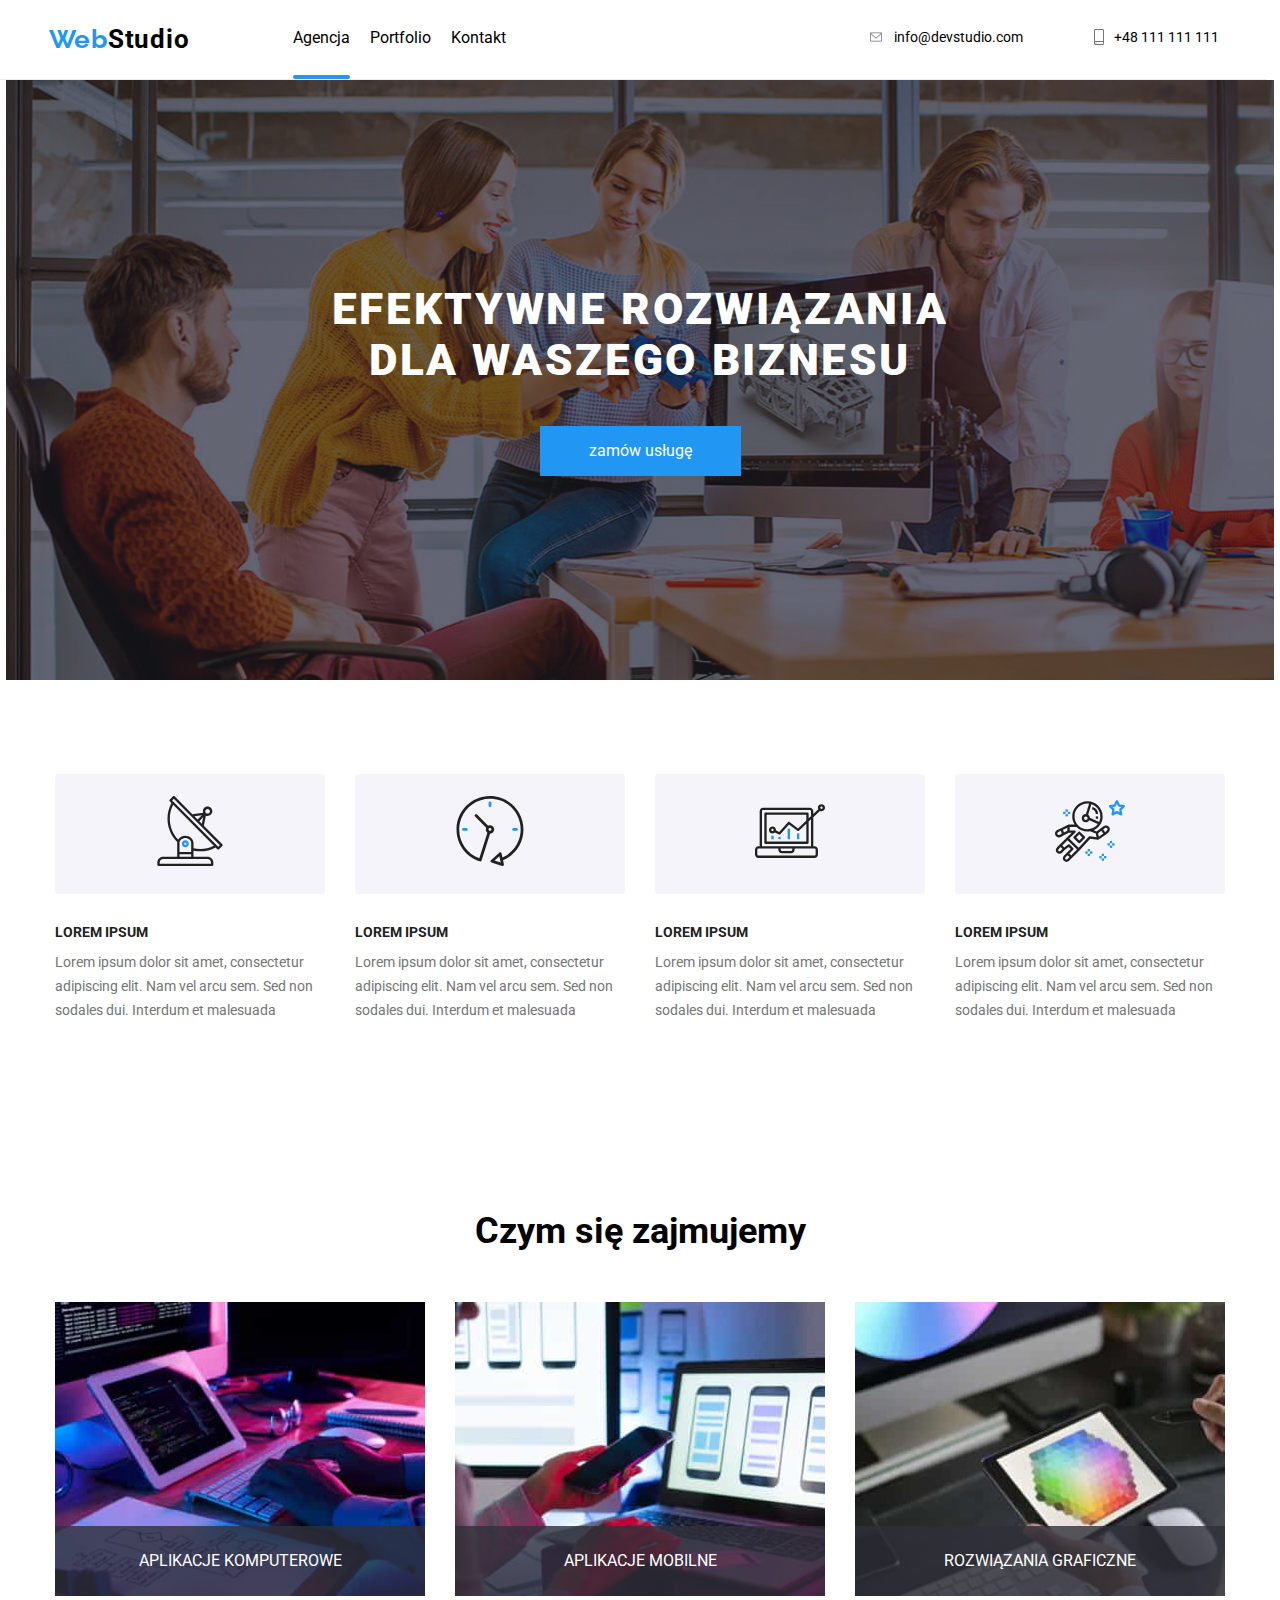
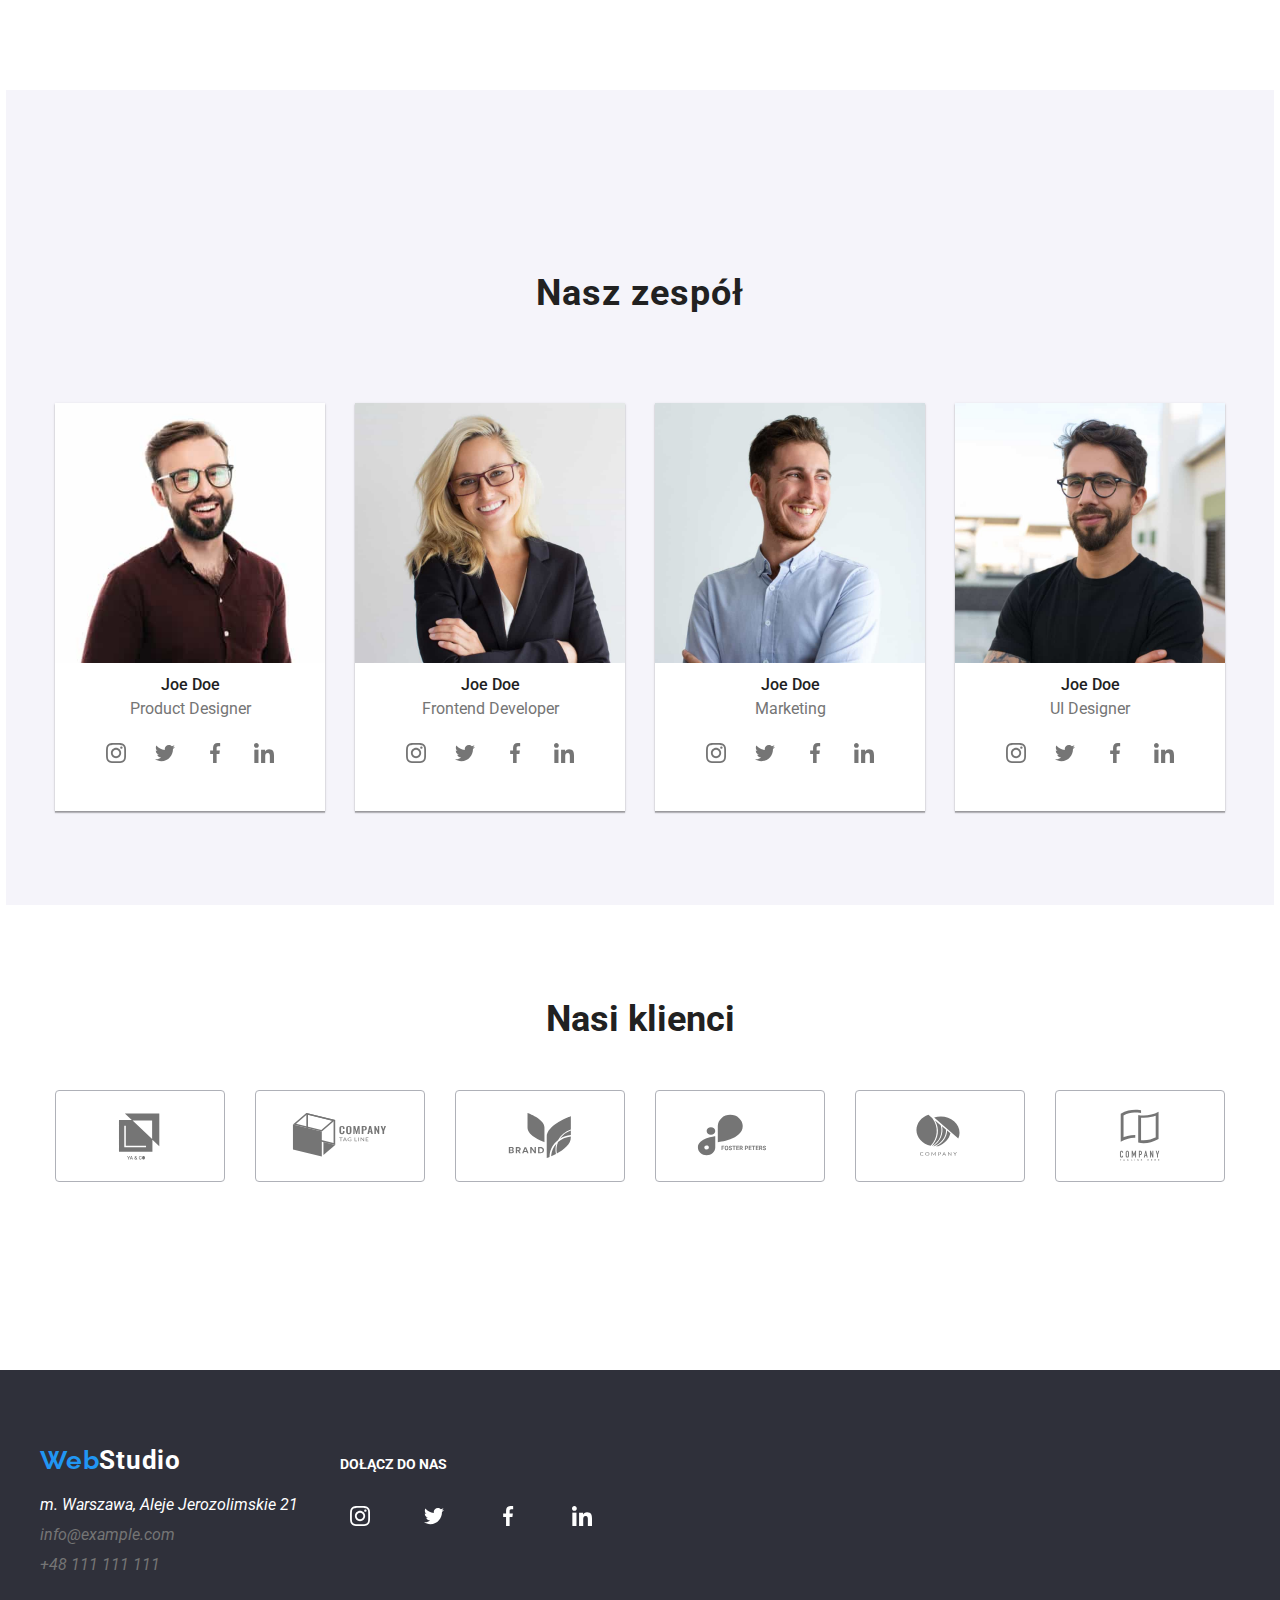
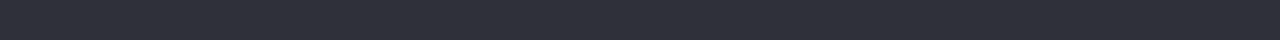
<file: index.html>
<!DOCTYPE html>

<head>
    <meta charset="utf-8" />
    <title>Studio</title>
    <link rel="stylesheet" href="https://cdnjs.cloudflare.com/ajax/libs/modern-normalize/1.0.0/modern-normalize.min.css" />
    <link rel="stylesheet" href="css/style.css">
    <link rel="preconnect" href="https://fonts.googleapis.com">
    <link rel="preconnect" href="https://fonts.gstatic.com" crossorigin>
    <link
        href="https://fonts.googleapis.com/css2?family=Raleway:wght@700&family=Roboto:wght@400;500;700;900&display=swap"
        rel="stylesheet">
</head>

<body>
    <div class="container">
        <div class="overlay is-hidden" data-modal>
            <div class="pop-window">
                <svg width="18px" height="18px" data-modal-close>
                    <use href="./images/icon.svg/sprite.svg#icon-close">
            
                    </use>
                </svg>
            </div>
        </div>
        
        <header>
            <div>
                <nav>
                    <span class="logo">
                        <a href="index.html">
                            <span class="part-logo">Web</span>Studio  
                        </a>
                    </span>
                    <ul class="navigation-links">
                        <li>
                            <a href="index.html" class="link-active link">Agencja</a>
                        </li>
                        <li>
                            <a href="portfolio.html" class="link">Portfolio</a>
                        </li>
                        <li>
                            <a href="#" class="link">Kontakt</a>
                        </li>
                    </ul>
                </nav>
                <ul class="contact-links">
                    <li>
                        <a href="mailto:info@devstudio.com" class="link">
                            <svg class="logo-icon" width="16px" height="12px">
                                <use href="./images/icon.svg/sprite.svg#icon-envelope">
                                </use>
                            </svg>
                            info@devstudio.com
                        </a>
                    </li>
                    <li>
                        <a href="tel:+48111111111" class="link">
                            <svg class="logo-icon" width="10px" height="16px">
                                <use href="./images/icon.svg/sprite.svg#icon-smartphone">
                                </use>
                            </svg>
                            +48 111 111 111
                        </a>
                    </li>
                </ul>
            </div>
        </header>
        <main>
            <div class="advertisement">
                <h1>EFEKTYWNE ROZWIĄZANIA DLA WASZEGO BIZNESU</h1>
                <button type="button" data-modal-open>zamów usługę</button>
            </div>
            <ul class="loremipsum">
                <li>
                    <div class="lorem-ipsum-div">
                        <a>
                            <svg class="logo-icon" width="70px" height="70px">
                                <use href="./images/icon.svg/sprite.svg#icon-antenna-1">
                                </use>
                            </svg>
                        </a>
                    </div>
                    <h4>LOREM IPSUM</h4>
                    Lorem ipsum dolor sit amet, consectetur adipiscing elit. Nam vel arcu sem. Sed non sodales dui. Interdum
                    et malesuada
                </li>
                <li>
                    <div class="lorem-ipsum-div">
                        <a>
                            <svg class="logo-icon" width="70px" height="70px">
                                <use href="./images/icon.svg/sprite.svg#icon-clock-1">
                                </use>
                            </svg>
                        </a>
                    </div>
                    <h4>LOREM IPSUM</h4>
                    Lorem ipsum dolor sit amet, consectetur adipiscing elit. Nam vel arcu sem. Sed non sodales dui. Interdum
                    et malesuada
                </li>
                <li>
                    <div class="lorem-ipsum-div">
                        <a>
                            <svg class="logo-icon" width="70px" height="70px">
                                <use href="./images/icon.svg/sprite.svg#icon-diagram-1">
                                </use>
                            </svg>
                        </a>
                    </div>
                    <h4>LOREM IPSUM</h4>
                    Lorem ipsum dolor sit amet, consectetur adipiscing elit. Nam vel arcu sem. Sed non sodales dui. Interdum
                    et malesuada
                </li>
                <li>
                    <div class="lorem-ipsum-div">
                        <a>
                            <svg class="logo-icon" width="70px" height="70px">
                                <use href="./images/icon.svg/sprite.svg#icon-astronaut-1">
                                </use>
                            </svg>
                        </a>
                    </div>
                    <h4>LOREM IPSUM</h4>
                    Lorem ipsum dolor sit amet, consectetur adipiscing elit. Nam vel arcu sem. Sed non sodales dui. Interdum
                    et malesuada
                </li>
            </ul>
            <section class="ourjob section">
                <h2>Czym się zajmujemy</h2>
                <ul>
                    <li>
                        <img src="images/imgonea.jpg" width="370" height="294" 
                             alt="programer working his desk office">
                        <div class="ourjob-img-caption">
                            APLIKACJE KOMPUTEROWE
                        </div>
                    </li>
                    <li>
                        <img src="images/imgtwob.jpg" width="370" height="294"
                            alt="web ui designer developing application smartphones">
                            <div class="ourjob-img-caption">
                            APLIKACJE MOBILNE
                            </div>
                    </li>
                    <li>
                        <img src="images/imgtreec.jpg" width="370" height="294"
                            alt="creative artist web design with working colour selection">
                            <div class="ourjob-img-caption">
                            ROZWIĄZANIA GRAFICZNE
                            </div>
                    </li>
                </ul>
            </section>
            <section class="ourteam section">
                <h2>Nasz zespół</h2>
                <ul>
                    <li>
                        <figure class="figure-shadow">
                            <img src="images/imgfourd.jpg" width="270" height="260" alt="our team">
                            <figcaption class="name">
                               <span>Joe Doe</span>
                                <span>Product Designer</span>
                                <div class="icon-team">
                                    <a href="">
                                        <svg class="logo-icon" width="20px" height="20px">
                                            <use href="./images/icon.svg/sprite.svg#icon-instagram-2">
                                            </use>
                                        </svg>
                                    </a>
                                    <a href="">
                                        <svg class="logo-icon" width="20px" height="20px">
                                            <use href="./images/icon.svg/sprite.svg#icon-twitter-1">
                                            </use>
                                        </svg>
                                    </a>
                                    <a href="">
                                        <svg class="logo-icon" width="20px" height="20px">
                                            <use href="./images/icon.svg/sprite.svg#icon-facebook-1">
                                            </use>
                                        </svg>
                                    </a>
                                    <a href="">
                                        <svg class="logo-icon" width="20px" height="20px">
                                            <use href="./images/icon.svg/sprite.svg#icon-linkedin-1">
                                            </use>
                                        </svg>
                                    </a>
                                </div>
                            </figcaption>
                        </figure>
                    </li>
                    <li>
                        <figure class="figure-shadow">
                            <img src="images/imgfivee.jpg" width="270" height="260" alt="our team">
                            <figcaption class="name">
                                <span>Joe Doe</span>
                                <span>Frontend Developer</span>
                                <div class="icon-team">
                                    <a href="">
                                        <svg class="logo-icon" width="20px" height="20px">
                                            <use href="./images/icon.svg/sprite.svg#icon-instagram-2">
                                            </use>
                                        </svg>
                                    </a>
                                    <a href="">
                                        <svg class="logo-icon" width="20px" height="20px">
                                            <use href="./images/icon.svg/sprite.svg#icon-twitter-1">
                                            </use>
                                        </svg>
                                    </a>
                                    <a href="">
                                        <svg class="logo-icon" width="20px" height="20px">
                                            <use href="./images/icon.svg/sprite.svg#icon-facebook-1">
                                            </use>
                                        </svg>
                                    </a>
                                    <a href="">
                                        <svg class="logo-icon" width="20px" height="20px">
                                            <use href="./images/icon.svg/sprite.svg#icon-linkedin-1">
                                            </use>
                                        </svg>
                                    </a>
                                </div>
                            </figcaption>
                        </figure>
                    </li>
                    <li>
                        <figure class="figure-shadow">
                            <img src="images/imgsixf.jpg" width="270" height="260" alt="our team">
                            <figcaption class="name">
                                <span>Joe Doe</span>
                                <span>Marketing</span>
                                <div class="icon-team">
                                    <a href="">
                                        <svg class="logo-icon" width="20px" height="20px">
                                            <use href="./images/icon.svg/sprite.svg#icon-instagram-2">
                                            </use>
                                        </svg>
                                    </a>
                                    <a href="">
                                        <svg class="logo-icon" width="20px" height="20px">
                                            <use href="./images/icon.svg/sprite.svg#icon-twitter-1">
                                            </use>
                                        </svg>
                                    </a>
                                    <a href="">
                                        <svg class="logo-icon" width="20px" height="20px">
                                            <use href="./images/icon.svg/sprite.svg#icon-facebook-1">
                                            </use>
                                        </svg>
                                    </a>
                                    <a href="">
                                        <svg class="logo-icon" width="20px" height="20px">
                                            <use href="./images/icon.svg/sprite.svg#icon-linkedin-1">
                                            </use>
                                        </svg>
                                    </a>
                                </div>
                            </figcaption>
                        </figure>
                    </li>
                    <li>
                        <figure class="figure-shadow">
                            <img src="images/imgseveng.jpg" width="270" height="260" alt="our team">
                            <figcaption class="name">
                            <span>Joe Doe</span>
                                <span>UI Designer</span>
                                <div class="icon-team">
                                    <a href="">
                                        <svg class="logo-icon" width="20px" height="20px">
                                            <use href="./images/icon.svg/sprite.svg#icon-instagram-2">
                                            </use>
                                        </svg>
                                    </a>
                                    <a href="">
                                        <svg class="logo-icon" width="20px" height="20px">
                                            <use href="./images/icon.svg/sprite.svg#icon-twitter-1">
                                            </use>
                                        </svg>
                                    </a>
                                    <a href="">
                                        <svg class="logo-icon" width="20px" height="20px">
                                            <use href="./images/icon.svg/sprite.svg#icon-facebook-1">
                                            </use>
                                        </svg>
                                    </a>
                                    <a href="">
                                        <svg class="logo-icon" width="20px" height="20px">
                                            <use href="./images/icon.svg/sprite.svg#icon-linkedin-1">
                                            </use>
                                        </svg>
                                    </a>
                                </div>
                            </figcaption>
                        </figure>
                    </li>
                </ul>

            </section>
            <section class="our-clients section">
                <h2>Nasi klienci</h2>
                <div class="clients">
                       <a href="">
                        <div class="client">
                            <svg class="logo-icon" width="106px" height="60px">
                                <use href="./images/icon.svg/sprite.svg#icon-Logo-6">
                                </use>
                            </svg>
                        </div>
                        </a>
                    <a href="">
                        <div class="client">
                            <svg class="logo-icon" width="106px" height="60px">
                                <use href="./images/icon.svg/sprite.svg#icon-Logo-5">
                                </use>
                            </svg>
                        </div>
                    </a>
                    <a href="">
                        <div class="client">
                            <svg class="logo-icon" width="106px" height="60px">
                                <use href="./images/icon.svg/sprite.svg#icon-Logo-4">
                                </use>
                            </svg>
                        </div>
                    </a>
                    <a href="">
                    <div class="client">
                        <svg class="logo-icon" width="106px" height="60px">
                            <use href="./images/icon.svg/sprite.svg#icon-Logo-3">
                            </use>
                        </svg>
                    </div>
                    </a>
                    <a href="">
                        <div class="client">
                            <svg class="logo-icon" width="106px" height="60px">
                                <use href="./images/icon.svg/sprite.svg#icon-Logo-2">
                                </use>
                            </svg>
                        </div>
                    </a>
                    <a href="">
                        <div class="client">
                            <svg class="logo-icon" width="106px" height="60px">
                                <use href="./images/icon.svg/sprite.svg#icon-Logo">
                                </use>
                            </svg>
                        </div>
                    </a>
                </div>
            </section>
        </main>
        <footer class="footer">
            <div class="alignment">
                <a href="#">
                    <span class="footer-class">
                        <span class="footer-logo">Web</span>Studio
                    </span>
                </a>
                <address>
                    <ul class="contact-links-footer">
                        <li>
                            <a href="#" class="adress">
                                m. Warszawa, Aleje Jerozolimskie 21
                            </a>
                        </li>
                        <li>
                            <a href="mailto:info@example.com" class="adress1">
                                info@example.com
                            </a>
                        </li>
                        <li>
                            <a href="tel:+48111111111" class="adress2">
                                +48 111 111 111
                            </a>
                        </li>
                    </ul>
                </address>
             </div>
             <div class="social-footer">
                <h2>
                    DOŁĄCZ DO NAS
                </h2>
                <div class="social-footer-icons">
                        <a href="">
                            <svg class="logo-icon" width="20px" height="20px">
                                <use href="./images/icon.svg/sprite.svg#icon-instagram-2">
                                </use>
                            </svg>
                        </a>
                        <a href="">
                            <svg class="logo-icon" width="20px" height="20px">
                                <use href="./images/icon.svg/sprite.svg#icon-twitter-1">
                                </use>
                            </svg>
                        </a>
                        <a href="">
                            <svg class="logo-icon" width="20px" height="20px">
                                <use href="./images/icon.svg/sprite.svg#icon-facebook-1">
                                </use>
                            </svg>
                        </a>
                        <a href="">
                            <svg class="logo-icon" width="20px" height="20px">
                                <use href="./images/icon.svg/sprite.svg#icon-linkedin-1">
                                </use>
                            </svg>
                        </a>
                </div>
             </div>
        </footer>
    </div>
    <script src="./js/modal.js"></script>
</body>

</html>
</file>
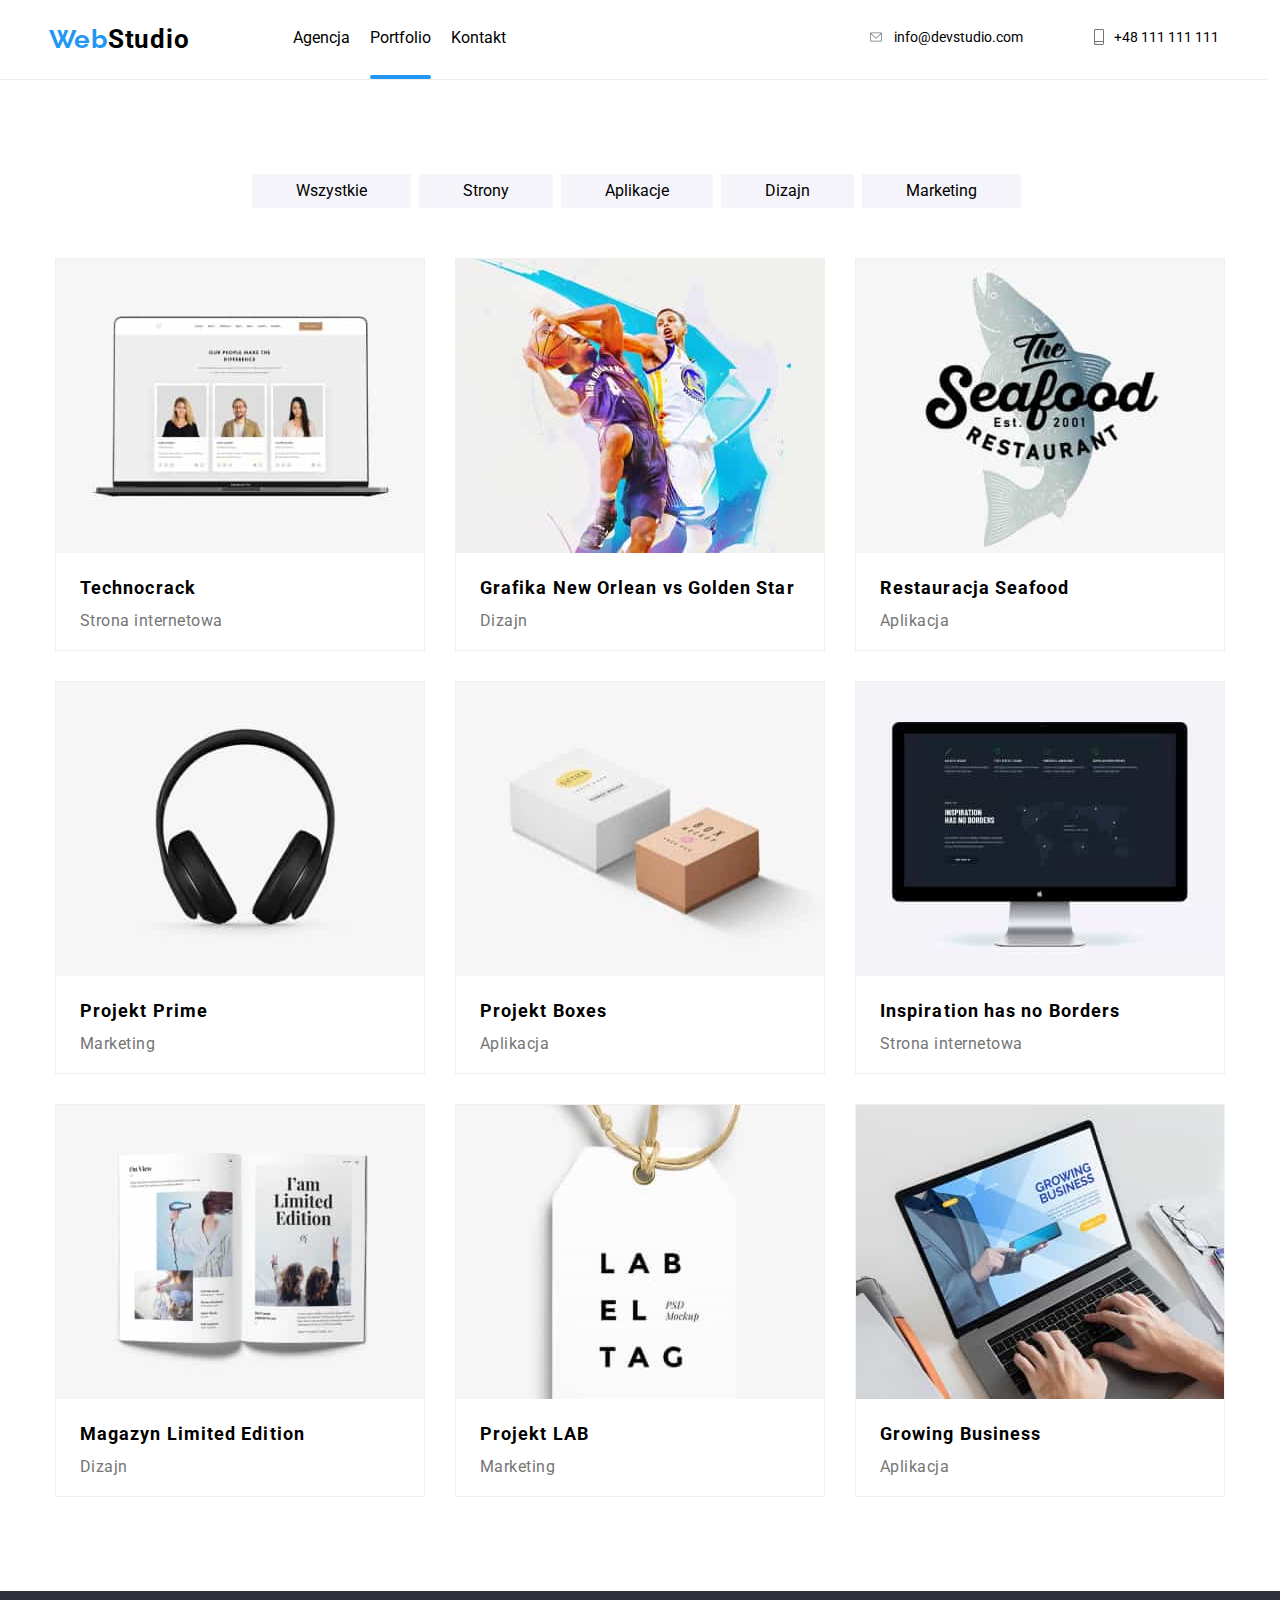
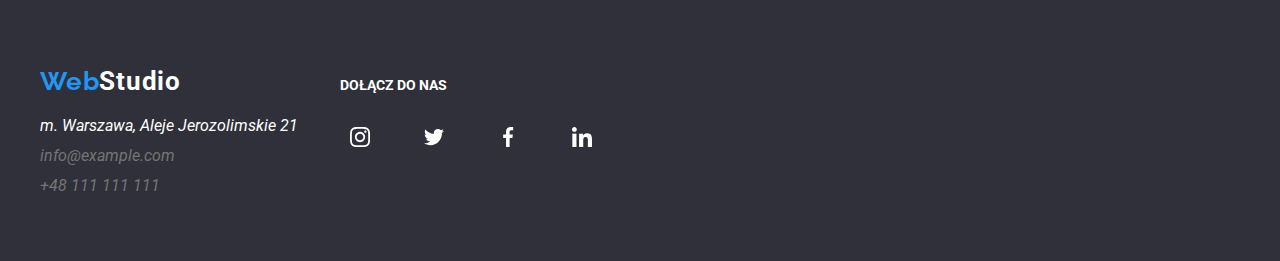
<file: portfolio.html>
<!DOCTYPE html>

<head>
    <meta charset="utf-8" />
    <title>Portfolio</title>
    <link rel="stylesheet" href="https://cdnjs.cloudflare.com/ajax/libs/modern-normalize/1.0.0/modern-normalize.min.css" />
    <link rel="stylesheet" href="css/style.css">
    <link rel="preconnect" href="https://fonts.googleapis.com">
    <link rel="preconnect" href="https://fonts.gstatic.com" crossorigin>
    <link
        href="https://fonts.googleapis.com/css2?family=Raleway:wght@700&family=Roboto:wght@400;500;700;900&display=swap"
        rel="stylesheet">
</head>

<body>
    <div class="container">
        <header>
            <div>
                <nav>
                    <span class="logo">
                        <a href="index.html">
                            <span class="part-logo">Web</span>Studio  
                        </a>
                    </span>
                    <ul class="navigation-links">
                        <li>
                            <a href="index.html" class="link">Agencja</a>
                        </li>
                        <li>
                            <a href="portfolio.html" class="link-active link">Portfolio</a>
                        </li>
                        <li>
                            <a href="#" class="link">Kontakt</a>
                        </li>
                    </ul>
                </nav>
                <ul class="contact-links">
                    <li>
                        <a href="mailto:info@devstudio.com" class="link">
                            <svg class="logo-icon" width="16px" height="12px">
                                <use href="./images/icon.svg/sprite.svg#icon-envelope">
                                </use>
                            </svg>
                            info@devstudio.com
                        </a>
                    </li>
                    <li>
                        <a href="tel:+48111111111" class="link">
                            <svg class="logo-icon" width="10px" height="16px">
                                <use href="./images/icon.svg/sprite.svg#icon-smartphone">
                                </use>
                            </svg>
                            +48 111 111 111
                        </a>
                    </li>
                </ul>
            </div>
        </header>
        <main>
            <ul class="list-filtrs">
                <li>
                    <button type="button">Wszystkie</button>
                </li>
                <li>
                    <button type="button">Strony</button>    
                </li>
                <li>
                    <button type="button">Aplikacje</button>
                </li>
                <li>
                    <button type="button">Dizajn</button>
                </li>
                <li>
                    <button type="button">Marketing</button>
                </li>
            </ul>
            <ul  class="projects-list">
                <li>
                    <figure class="figure-shadow-porfolio">
                        <img src="images/imgone.jpg" alt="" width="370" height="294">
                        <div class="project-img-caption">
                            Technocrack jest popularną platformą wykorzystywaną do rozpowszechniania koronawirusa.
                            Firmy wykorzystują tę platformę do celów szpiegowskich i ataków
                            na niezabezpieczone serwery konkurencji
                        </div>
                        <figcaption>
                            <span class="project-title">
                                Technocrack
                            </span>
                            <span class="project-category">
                                Strona internetowa
                            </span>
                        </figcaption>
                    </figure>
                </li>
                <li>
                    <figure class="figure-shadow-porfolio">
                        <img src="images/imgtwo.jpg" alt="" width="370" height="294">
                        <div class="project-img-caption">
                            Technocrack jest popularną platformą wykorzystywaną do rozpowszechniania koronawirusa.
                            Firmy wykorzystują tę platformę do celów szpiegowskich i ataków
                            na niezabezpieczone serwery konkurencji
                        </div>
                        <figcaption>
                            <span class="project-title">
                                Grafika New Orlean vs Golden Star
                            </span>
                            <span class="project-category">
                                Dizajn
                            </span>
                        </figcaption>
                    </figure>
                </li>
                <li>
                    <figure class="figure-shadow-porfolio">
                        <img src="images/imgrtee.jpg" alt="" width="370" height="294">
                        <div class="project-img-caption">
                            Technocrack jest popularną platformą wykorzystywaną do rozpowszechniania koronawirusa.
                            Firmy wykorzystują tę platformę do celów szpiegowskich i ataków
                            na niezabezpieczone serwery konkurencji
                        </div>
                        <figcaption>
                            <span class="project-title">
                                Restauracja Seafood
                            </span>
                            <span class="project-category">
                                Aplikacja
                            </span>
                        </figcaption>
                    </figure>
                </li>
                <li>
                    <figure class="figure-shadow-porfolio">
                        <img src="images/imgfour.jpg" alt="" width="370" height="294">
                        <div class="project-img-caption">
                            Technocrack jest popularną platformą wykorzystywaną do rozpowszechniania koronawirusa.
                            Firmy wykorzystują tę platformę do celów szpiegowskich i ataków
                            na niezabezpieczone serwery konkurencji
                        </div>
                        <figcaption>
                            <span class="project-title">
                                Projekt Prime
                            </span>
                            <span class="project-category">
                                Marketing
                            </span>
                        </figcaption>
                    </figure>
                </li>
                <li>
                    <figure class="figure-shadow-porfolio">
                        <img src="images/imgfive.jpg" alt="" width="370" height="294">
                        <div class="project-img-caption">
                            Technocrack jest popularną platformą wykorzystywaną do rozpowszechniania koronawirusa.
                            Firmy wykorzystują tę platformę do celów szpiegowskich i ataków
                            na niezabezpieczone serwery konkurencji
                        </div>
                        <figcaption>
                            <span class="project-title">
                                Projekt Boxes
                            </span>
                            <span class="project-category">
                                Aplikacja
                            </span>
                        </figcaption>
                    </figure>
                </li>
                <li>
                    <figure class="figure-shadow-porfolio">
                        <img src="images/imgsix.jpg" alt="" width="370" height="294">
                        <div class="project-img-caption">
                            Technocrack jest popularną platformą wykorzystywaną do rozpowszechniania koronawirusa.
                            Firmy wykorzystują tę platformę do celów szpiegowskich i ataków
                            na niezabezpieczone serwery konkurencji
                        </div>
                        <figcaption>
                            <span class="project-title">
                                Inspiration has no Borders
                            </span>
                            <span class="project-category">
                                Strona internetowa
                            </span>
                        </figcaption>
                    </figure>
                </li>
                <li>
                    <figure class="figure-shadow-porfolio">
                        <img src="images/imgseven.jpg" alt="" width="370" height="294">
                        <div class="project-img-caption">
                            Technocrack jest popularną platformą wykorzystywaną do rozpowszechniania koronawirusa.
                            Firmy wykorzystują tę platformę do celów szpiegowskich i ataków
                            na niezabezpieczone serwery konkurencji
                        </div>
                        <figcaption>
                            <span class="project-title">
                                Magazyn Limited Edition
                            </span>
                            <span class="project-category">
                                Dizajn
                            </span>
                        </figcaption>
                    </figure>
                </li>
                <li>
                    <figure class="figure-shadow-porfolio">
                        <img src="images/imgeight.jpg" alt="" width="370" height="294">
                        <div class="project-img-caption">
                            Technocrack jest popularną platformą wykorzystywaną do rozpowszechniania koronawirusa.
                            Firmy wykorzystują tę platformę do celów szpiegowskich i ataków
                            na niezabezpieczone serwery konkurencji
                        </div>
                        <figcaption>
                            <span class="project-title">
                                Projekt LAB
                            </span>
                            <span class="project-category">
                                Marketing
                            </span>
                        </figcaption>
                    </figure>
                </li>
                <li>
                    <figure class="figure-shadow-porfolio">
                        <img src="images/imgnine.jpg" alt="" width="370" height="294">
                        <div class="project-img-caption">
                            Technocrack jest popularną platformą wykorzystywaną do rozpowszechniania koronawirusa.
                            Firmy wykorzystują tę platformę do celów szpiegowskich i ataków
                            na niezabezpieczone serwery konkurencji
                        </div>
                        <figcaption>
                            <span class="project-title">
                                Growing Business
                            </span>
                            <span class="project-category">
                                Aplikacja
                            </span>
                        </figcaption>
                    </figure>
                </li>
            </ul>

        </main>
    <footer class="footer">
        <div class="alignment">
            <a href="#">
                <span class="footer-class">
                    <span class="footer-logo">Web</span>Studio
                </span>
            </a>
            <address>
                <ul class="contact-links-footer">
                    <li>
                        <a href="#" class="adress">
                            m. Warszawa, Aleje Jerozolimskie 21
                        </a>
                    </li>
                    <li>
                        <a href="mailto:info@example.com" class="adress1">
                            info@example.com
                        </a>
                    </li>
                    <li>
                        <a href="tel:+48111111111" class="adress2">
                            +48 111 111 111
                        </a>
                    </li>
                </ul>
            </address>
        </div>
        <div class="social-footer">
            <h2>
                DOŁĄCZ DO NAS
            </h2>
            <div class="social-footer-icons">
                <a href="">
                    <svg class="logo-icon" width="20px" height="20px">
                        <use href="./images/icon.svg/sprite.svg#icon-instagram-2">
                        </use>
                    </svg>
                </a>
                <a href="">
                    <svg class="logo-icon" width="20px" height="20px">
                        <use href="./images/icon.svg/sprite.svg#icon-twitter-1">
                        </use>
                    </svg>
                </a>
                <a href="">
                    <svg class="logo-icon" width="20px" height="20px">
                        <use href="./images/icon.svg/sprite.svg#icon-facebook-1">
                        </use>
                    </svg>
                </a>
                <a href="">
                    <svg class="logo-icon" width="20px" height="20px">
                        <use href="./images/icon.svg/sprite.svg#icon-linkedin-1">
                        </use>
                    </svg>
                </a>
            </div>
        </div>
    </footer>
        </div>
    </body>
    </html>
</file>
<file: css/style.css>
:root {
    --black-main: #212121;
    --second-black: #000000;
    --main-blue: #2196f3;
    --background-grey: #2F303A;
    --main-white: #FFFFFF;
    --second-white: #f5f4fa;
    --main-silver: #757575;
    --border-white: #ECECEC;
    --border-clients: #AFB1B8;
    --border-x: rgba(0, 0, 0, 0.1);
}

body {
    margin: 0;
    padding: 0;
    font-family: "Roboto", sans-serif;
    color: var(--main-black);
}
h1,
h2,
h3,
h4,
h5,
h6 {
    margin: 0;
    padding: 0;
}
ul,
ol {
    margin: 0;
    padding: 0;
}
p {
    margin: 0;
    padding: 0;
}

.container {
    box-sizing: border-box;
    padding: 0 15px;
    max-width: 1200px;
    margin: 0 auto;
}

ul,li {
    margin: 0;
    padding: 0;
}
header {
    /* z-index: -1; */
    display: flex;
    justify-content: space-between;
    align-items: center;
    height: 80px;
    border-bottom: 1px solid var(--border-white);
    width: 99vw;
    position: absolute;
    top: 0;
    left: 0;
    
}
header>div {
    display: flex;
    justify-content: space-between;
    width: 1170px;
    margin-right: auto;
    margin-left: auto;
   
}
nav {
    width: 40%;
    display: flex;
    justify-content: space-between;
}
main {
    display: flex;
    flex-direction: column;
    align-items: center;
    width: 100%;
}
.list-filtrs {
    list-style: none;
    display: flex;
    justify-content: space-between;
    padding-top: 174px;
    padding-bottom: 50px;
    

}
.list-filtrs>li {
    padding-right: 8px;
}

.list-filtrs>li>button {
    background-color: var(--second-white);
    padding: 12px 44px; 
    transition: color 250ms cubic-bezier(0.4, 0, 0.2, 1),
            background-color 250ms cubic-bezier(0.4, 0, 0.2, 1),
            box-shadow 250ms cubic-bezier(0.4, 0, 0.2, 1);
}

.list-filtrs>li>button:hover,
.list-filtrs>li>button:focus {
    background-color: var(--main-blue);
    color: var(--main-white);
    cursor: pointer;
    box-shadow: 0px 3px 1px rgba(0, 0, 0, 0.1),
                0px 1px 2px rgba(0, 0, 0, 0.08),
                0px 2px 2px rgba(0, 0, 0, 0.12);
   
}

.advertisement>button {
    cursor: pointer;
}
.name {
    
    background-color: var(--main-white);
    display: flex;
    justify-content: center;
    align-items: center;
    height: 148px;
    flex-direction: column;
}
.name>span {
    display: block;
    font-size: 16px;
    line-height: 16px;
    color :var(--main-silver);
}
.name>span:nth-child(1) {
    font-weight: 500;
    font-size: 16px;
    line-height: 0.85em;
    color: var(--black-main);
    padding: 10px;
}
    

.list-filtrs>li>button {
    border: 0;
    font-size: 16px;
    line-height: 0.61em;
}

.projects-list {
    list-style: none;
    display: flex;
    justify-content: space-between;
    flex-wrap: wrap;
    padding-bottom: 94px;
    row-gap: 30px;

}
.projects-list>li>figure {
    margin: 0;
    padding: 0;
    border: 1px solid #eeee;
    width: 370px;
    position: relative;
    

}
.projects-list>li>figure:hover .project-img-caption {
    transition: height 250ms cubic-bezier(0.4, 0, 0.2, 1);
    height: 294px;
    opacity: 1;
    bottom: 96px;
    left: 0;
}
figure {
    display: flex;
    flex-direction: column;
    margin: 0;
}
.figure-shadow {
    box-shadow: 0px 1px 3px rgba(0, 0, 0, 0.12),
                0px 1px 1px rgba(0, 0, 0, 0.14),
                0px 2px 1px rgba(0, 0, 0, 0.2);
}
.figure-shadow-porfolio {
    position: relative;
    overflow: hidden;
}

.figure-shadow-porfolio:hover {
    box-shadow: 1px 2px 1px 0px rgba(0, 0, 0, 0.14);
    
}


.project-title {
    font-size: 18px;
    font-weight: 700;
    line-height: 171%;
    letter-spacing: 0.06em;
    text-align: left;
    display: block;
    padding: 20px 24px 4px 24px;
}

.project-category {
    font-size: 16px;
    font-weight: 400;
    line-height: 0,53em;
    letter-spacing: 0.03em;
    text-align: left;
    color: var(--main-silver);
    display: block;
    padding: 4px 24px 20px 24px;
}


.logo {
    font-size: 26px;
    font-weight: 700;
    line-height: 0.83em;
    letter-spacing: 0.03em;
    text-align: left;
    text-decoration: none;
    color: var(--second-black);
}
.logo>a {
    text-decoration: none;
    color: inherit;
}

.footer-class {
    font-size: 26px;
    font-weight: 700;
    line-height: 60px;
    letter-spacing: 0.03em;
    text-align: left;
    color: var(--main-white);
    margin-bottom: 20px;
}
.contact-links>li>a:hover,
.contact-links>li>a:focus {
    color: var(--main-blue);
    fill: var(--main-blue);
    transition: fill 250ms cubic-bezier(0.4, 0, 0.2, 1);

}


   
.loremipsum {
    font-size: 14px;
    line-height: 0.58em;
    color: var(--main-silver);
    display: flex;
    list-style: none;
    justify-content: space-between;
    padding-top: 94px;
    width: 1170px; 
}
.ourjob>h2 {
    font-weight: 700;
    font-size: 36px;
    line-height: 42px;
}
.part-logo {
    font-family: Raleway;
    color: var(--main-blue);
}

.footer-logo {
    font-family: Raleway;
    color: var(--main-blue);
}

.navigation-links {
    list-style: none;
    width: 50%;
    display: flex;
    justify-content: space-around;
   
    
}

.link {
    color: var(--second-black);
    text-decoration: none;
    display: flex;
    align-items: center;
    position: relative;
    transition: color 250ms cubic-bezier(0.4, 0, 0.2, 1);

    

}
.link>svg {
    margin-right: 10px;
}

.link:hover {
    color: var(--main-blue);
    transition: color 250ms cubic-bezier(0.4, 0, 0.2, 1);
}

.link-active::after {
    content: "";
    width: 100%;
    height: 4px;
    position: absolute;
    background-color: var(--main-blue);
    left: 0;
    top: 46px;
    border-radius: 2px;
    

}


.footer {
    background-color: var(--background-grey);
    padding-top: 60px;
    width: 100%;
    position: absolute;
    left: 0;
    padding-bottom: 60px;
    display: flex;
    justify-content: center;
    z-index: -1;
    
    
    
}
.alignment {
    width: 300px;
    height: 100%;
    text-align: left;
}
.social-footer {
    width: 900px;
    margin-top: 26px;

}
.social-footer>h2 {
    font-size: 14px;
    color: var(--main-white)
}

.alignment>a {
    text-decoration: none;
}
adress {
margin-top: 20px;
}

.contact-links {
    list-style: none;
    width: 30%;
    display: flex;
    justify-content: space-between;
    font-size: 14px;
    fill: var(--main-silver);
}
.contact-links>li>a {
    font-size: 14px;
}

.adress {
    color: var(--main-white);
    text-decoration: none;
}

.adress2 {
    color: var(--main-silver);
    text-decoration: none;
}
.adress1 {
    color: var(--main-silver);
    text-decoration: none;
}

.adress2[href^="mailto"] {
    text-decoration: underline;
}
.footer-class {
    text-decoration: none;
}
.advertisement {
    color: var(--main-white);
    height: 600px;
    display: flex;
    flex-direction: column;
    justify-content: center;
    align-items: center;
    text-align: center;
    width: 99vw;
    max-width: 1600px;
    margin-top: 80px;
    background-image: linear-gradient(rgba(47, 48, 58, 0.4),
                    rgba(47, 48, 58, 0.4))
                    ,url(../images/background.jpg);
    
                
}

.advertisement >h1
{
    font-style: normal; 
    font-weight: 900;
    font-size: 44px;
    line-height: 0.73em;
    letter-spacing: 0.06em;
    line-height: 116%;
    width: 696px;
   
    
    
}
.advertisement>button {
    background-color: var(--main-blue);
    color: var(--main-white);
    border: 0;
    width: 117px;
    height: 30px;
    margin-top: 40px;
    font-size: 16px;
    font-family: "Roboto";
    padding: 10px 42px;
    box-sizing: content-box;
    
}

.ourteam {
    display: flex;
    justify-content: space-between;
    background-color: var(--second-white);
    color: var(--black-main);
    align-items: center;
    flex-direction: column;
    width: 99vw;
    padding-bottom: 94px;
}
.ourteam>h2 {
    font-weight: 700;
    font-size: 36px;
    line-height: 0.85em;
    letter-spacing: 0.03em;
    padding-top: 94px;
    padding-bottom: 94px;
   
}
.ourteam>ul {
    list-style: none;
    width: 1170px;
    display: flex;
    justify-content: space-between;
    flex-wrap: wrap;
    

}

.loremipsum>li>h4 {
    font-weight: 700;
    font-size: 14px;
    line-height: 16px;
    color: var(--black-main);
    padding-bottom: 10px;
    margin-top: 30px;
}
.loremipsum>li {
    font-size: 14px; 
    line-height: 24px;
    width: 270px;

    
}

.ourjob {
    width: 100%;
    text-align: center;
    z-index: -1;
}
.ourjob>ul {
    list-style: none;
    display: flex;
    justify-content: space-between;
    width: 100%;
}
.ourjob>h2 {
    padding-top: 94px;
    padding-bottom: 50px;

}

.contact-links-footer {
    list-style: none;
    margin: 0;
    padding: 0;

}
.contact-links-footer>li {
    padding-top: 30px;
    margin: 0;
    padding: 0;
}
.contact-links-footer>li>a {
    line-height: 30px;
}
.section {
    padding-top: 94px;
    padding-bottom: 94px;
}
.lorem-ipsum-div {
    width: 100%;
    height: 120px;
    background-color: var(--second-white);
    border-radius: 4px;
    display: flex;
    justify-content: center;
    align-items: center;
}
.our-clients {
    width: 1170px;
    height: 100%;
    padding-top: 94px;
    padding-bottom: 94px;
}
.our-clients>h2 {
    font-weight: 700;
    font-size: 36px;
    color: var(--black-main);
    display: flex;
    justify-content: center;
    padding-bottom: 50px;

}
.clients {
    display: flex;
    justify-content: space-between;
    padding-bottom: 94px;
    
    
}
.client:hover {
    fill: var(--main-blue);
    border-color: var(--main-blue);
   
}

.client {
    border: 1px solid var(--border-clients);
    border-radius: 4px;
    display: flex;
    width: 170px;
    height: 92px;
    justify-content: center;
    align-items: center;
    fill: var(--main-silver);
    transition: border-color 250ms cubic-bezier(0.4, 0, 0.2, 1),
     fill 250ms cubic-bezier(0.4, 0, 0.2, 1);
 
    
}
.icon-team {
    display: flex;
    justify-content: space-between;
    width: 70%;
    margin-top: 16px;
    margin-bottom: 32px;
    transition: background-color 250ms cubic-bezier(0.4, 0, 0.2, 1);
    
    
}
.icon-team>a:hover {
    background-color: var(--main-blue);
    fill: var(--main-white);
}

.icon-team>a {
    padding: 10px;
    border-radius: 100%;
    width: 40px;
    height: 40px;
    display: flex;
    justify-content: center;
    align-items: center;
    fill: var(--main-silver);
    transition: background-color 250ms cubic-bezier(0.4, 0, 0.2, 1),
    fill 250ms cubic-bezier(0.4, 0, 0.2, 1)
    
}
.social-footer-icons {
    margin-top: 24px;
    display: flex;
}
.social-footer-icons>a {
    margin-right: 34px;
    border-radius: 100%;
    width: 40px;
    height: 40px;
    fill: var(--main-white);
    padding: 10px;
    display: flex;
    justify-content: center;
    align-items: center;
    transition: background-color 250ms cubic-bezier(0.4, 0, 0.2, 1);
    
}
.social-footer-icons>a:hover {
    background-color: var(--main-blue);
    transition: background-color 250ms cubic-bezier(0.4, 0, 0.2, 1);
}
.ourjob-img-caption {
    color: var(--main-white);
    background-color: rgba(47, 48, 58, 0.8);
    position: absolute;
    bottom: 0;
    left: 0;
    z-index: 1;
    width: 100%;
    height: 70px;
    display: flex;
    justify-content: center;
    align-items: center;
    
    
}
.ourjob>ul>li {
   position: relative;
   height: 294px;
}
.project-img-caption {
    display: flex;
    justify-content: center;
    align-items: center;
    background-color: rgba(33, 150, 243, 0.9);
    position: absolute;
    width: 100%;
    height: 0;
    color: var(--main-white);
    padding: 49px 24px;
    line-height: 28px;
    transition: height 250ms, cubic-bezier(0.4, 0, 0.2, 1); 
    opacity: 0;
}
.overlay {
    position: fixed;
    top:0;
    left: 0;
    width: 99vw;
    height: 100vh;
    background-color: rgba(47, 48, 58, 0.4);
    z-index: 1;
   
}
.pop-window {
    position: fixed;
    width: 528px;
    height: 581px;
    background-color: var(--main-white);
    left: calc(50vw - 264px);
    top: calc(50vh - 290.5px);
    z-index: 1;
    border-radius: 4px;
    
}
.pop-window>svg {
    padding: 10px;
    position: absolute;
    top: 8px;
    right: 8px;
    border-radius: 100%;
    cursor: pointer;
    border: solid 1px var(--border-x);
    box-sizing: content-box;
    
   

}
.is-hidden {
    opacity: 0;
    visibility: hidden;

}
</file>
